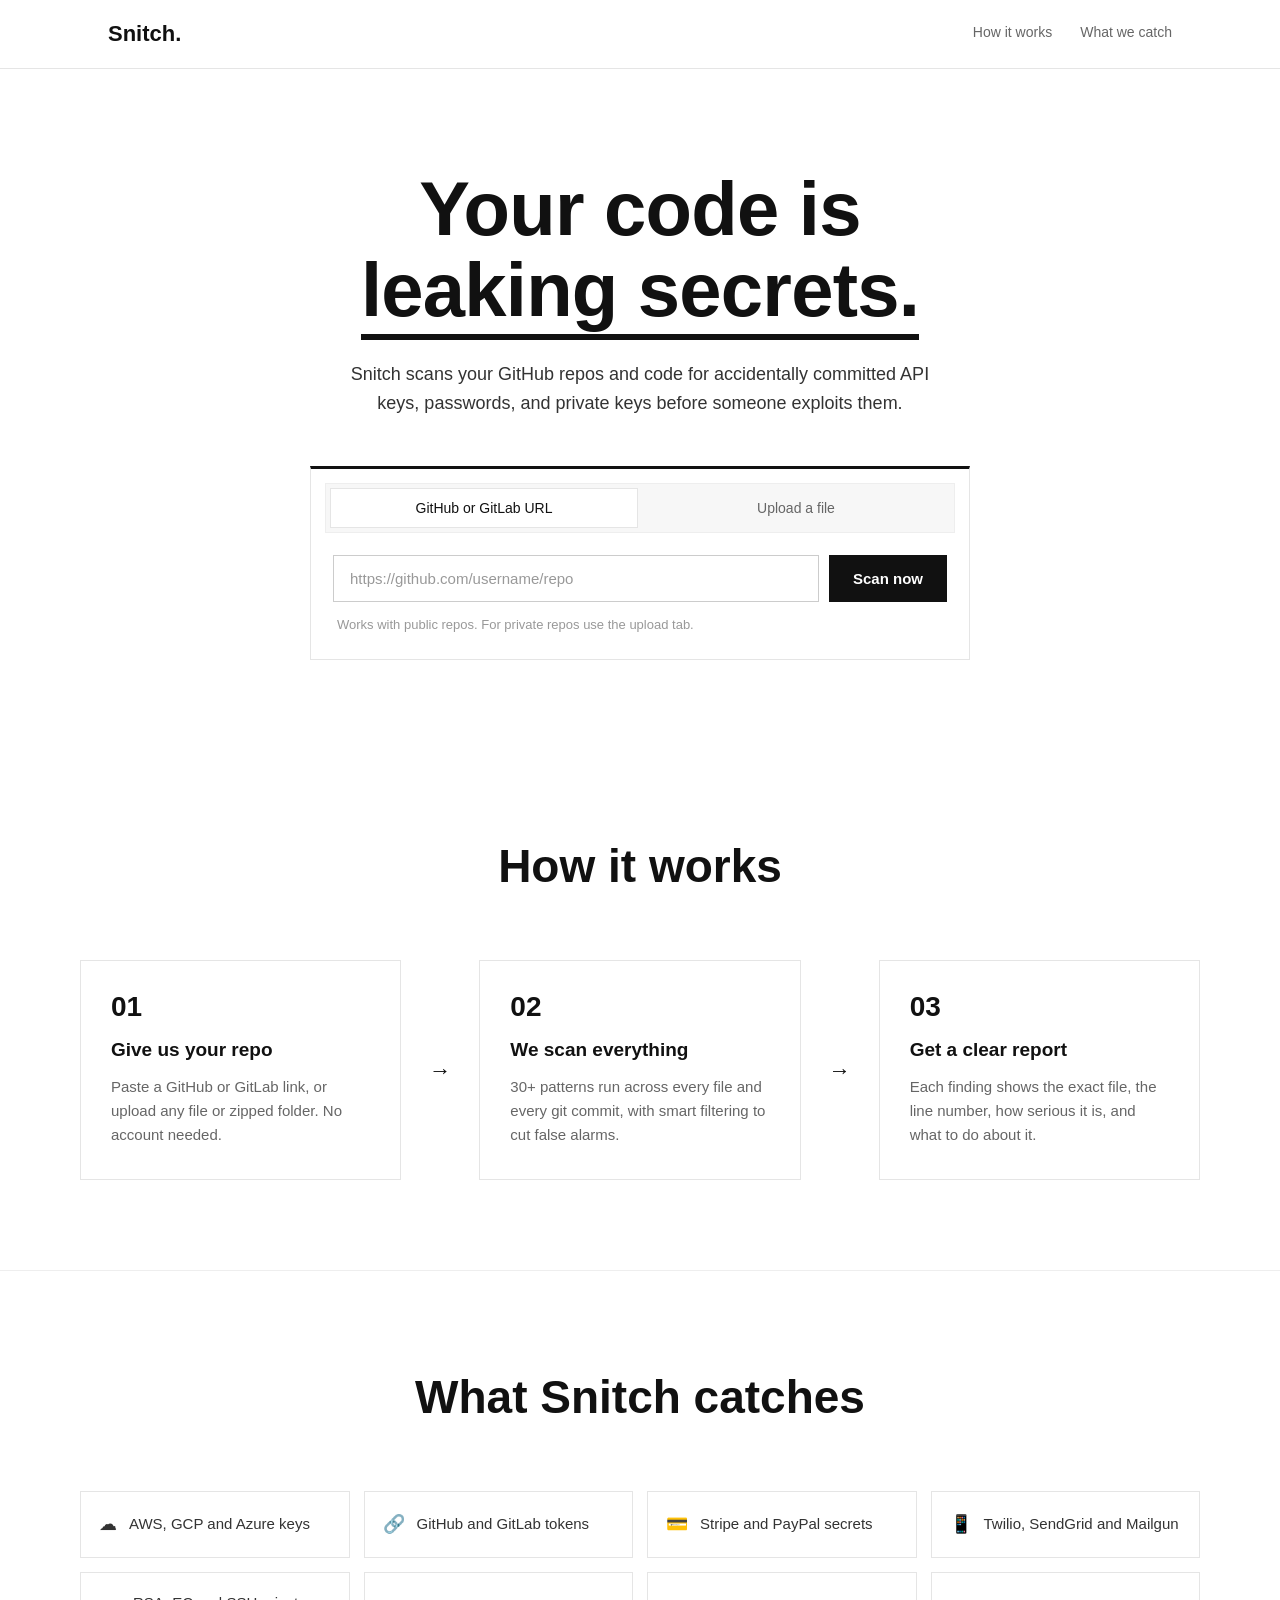
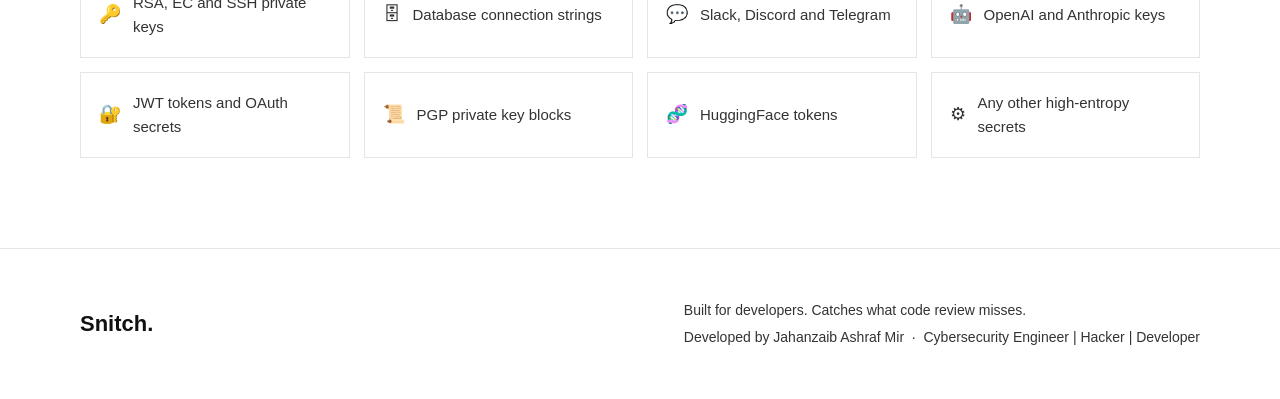
<file: templates/index.html>
<!DOCTYPE html>
<html lang="en">
<head>
  <meta charset="UTF-8"/>
  <meta name="viewport" content="width=device-width, initial-scale=1.0"/>
  <title>Snitch — Secret Leak Scanner</title>
  <meta name="description" content="Snitch scans repositories and code for accidentally committed API keys, passwords, tokens and private keys."/>
  <link rel="icon" href="data:image/svg+xml,<svg xmlns='http://www.w3.org/2000/svg' viewBox='0 0 100 100'><text y='.9em' font-size='90'>🔍</text></svg>"/>
  <link rel="stylesheet" href="/static/css/main.css"/>
</head>
<body>

<nav class="nav">
  <div class="nav-inner">
    <span class="logo">Snitch<span class="logo-dot">.</span></span>
    <div class="nav-links">
      <a href="#how">How it works</a>
      <a href="#coverage">What we catch</a>
    </div>
  </div>
</nav>

<section class="hero">
  <div class="hero-inner">
    <h1 class="hero-headline">Your code is<br/><span class="accent">leaking secrets.</span></h1>
    <p class="hero-sub">Snitch scans your GitHub repos and code for accidentally committed API keys, passwords, and private keys before someone exploits them.</p>

    <div class="scan-card">
      <div class="tab-row">
        <button class="tab active" id="tab-url" onclick="switchTab('url')">GitHub or GitLab URL</button>
        <button class="tab" id="tab-upload" onclick="switchTab('upload')">Upload a file</button>
      </div>

      <div id="panel-url" class="panel active">
        <div class="input-row">
          <input type="text" id="repo-url" class="text-input"
                 placeholder="https://github.com/username/repo"
                 autocomplete="off" spellcheck="false"/>
          <button class="btn-primary" onclick="startUrlScan()">Scan now</button>
        </div>
        <p class="input-hint">Works with public repos. For private repos use the upload tab.</p>
      </div>

      <div id="panel-upload" class="panel">
        <div class="drop-zone" id="drop-zone"
             onclick="document.getElementById('file-input').click()"
             ondragover="handleDragOver(event)"
             ondrop="handleDrop(event)"
             ondragleave="handleDragLeave(event)">
          <div class="drop-icon">
            <svg width="26" height="26" viewBox="0 0 24 24" fill="none" stroke="currentColor" stroke-width="1.5">
              <path d="M21 15v4a2 2 0 01-2 2H5a2 2 0 01-2-2v-4"/>
              <polyline points="17 8 12 3 7 8"/>
              <line x1="12" y1="3" x2="12" y2="15"/>
            </svg>
          </div>
          <p class="drop-text">Drop any file here or click to browse</p>
          <p class="drop-hint">ZIP, .py, .js, .env, .txt and more — Max 50 MB</p>
        </div>
        <input type="file" id="file-input" style="display:none" onchange="handleFileSelect(event)"/>
        <div id="file-selected" class="file-selected hidden"></div>
        <button class="btn-primary btn-full" id="upload-btn" onclick="startUploadScan()" disabled>Scan this file</button>
      </div>

      <div id="scan-error" class="scan-error hidden"></div>
    </div>

    <div id="recent-scans" class="recent-scans hidden">
      <div class="recent-label">Recent scans</div>
      <div class="recent-list" id="recent-list"></div>
      <button class="recent-clear" onclick="clearRecentScans()">Clear history</button>
    </div>
  </div>
</section>

<section class="section" id="how">
  <div class="section-inner">
    <h2 class="section-title">How it works</h2>
    <div class="steps">
      <div class="step">
        <div class="step-num">01</div>
        <h3>Give us your repo</h3>
        <p>Paste a GitHub or GitLab link, or upload any file or zipped folder. No account needed.</p>
      </div>
      <div class="step-arrow">→</div>
      <div class="step">
        <div class="step-num">02</div>
        <h3>We scan everything</h3>
        <p>30+ patterns run across every file and every git commit, with smart filtering to cut false alarms.</p>
      </div>
      <div class="step-arrow">→</div>
      <div class="step">
        <div class="step-num">03</div>
        <h3>Get a clear report</h3>
        <p>Each finding shows the exact file, the line number, how serious it is, and what to do about it.</p>
      </div>
    </div>
  </div>
</section>

<section class="section section-alt" id="coverage">
  <div class="section-inner">
    <h2 class="section-title">What Snitch catches</h2>
    <div class="coverage-grid">
      <div class="coverage-item"><span class="cov-icon">☁</span>AWS, GCP and Azure keys</div>
      <div class="coverage-item"><span class="cov-icon">🔗</span>GitHub and GitLab tokens</div>
      <div class="coverage-item"><span class="cov-icon">💳</span>Stripe and PayPal secrets</div>
      <div class="coverage-item"><span class="cov-icon">📱</span>Twilio, SendGrid and Mailgun</div>
      <div class="coverage-item"><span class="cov-icon">🔑</span>RSA, EC and SSH private keys</div>
      <div class="coverage-item"><span class="cov-icon">🗄</span>Database connection strings</div>
      <div class="coverage-item"><span class="cov-icon">💬</span>Slack, Discord and Telegram</div>
      <div class="coverage-item"><span class="cov-icon">🤖</span>OpenAI and Anthropic keys</div>
      <div class="coverage-item"><span class="cov-icon">🔐</span>JWT tokens and OAuth secrets</div>
      <div class="coverage-item"><span class="cov-icon">📜</span>PGP private key blocks</div>
      <div class="coverage-item"><span class="cov-icon">🧬</span>HuggingFace tokens</div>
      <div class="coverage-item"><span class="cov-icon">⚙</span>Any other high-entropy secrets</div>
    </div>
  </div>
</section>

<footer class="footer">
  <div class="footer-inner">
    <span class="logo">Snitch<span class="logo-dot">.</span></span>
    <div class="footer-credit">
      <p>Built for developers. Catches what code review misses.</p>
      <p class="footer-author">Developed by Jahanzaib Ashraf Mir &nbsp;·&nbsp; Cybersecurity Engineer | Hacker | Developer</p>
    </div>
  </div>
</footer>

<div id="scan-overlay" class="overlay hidden">
  <div class="overlay-card">
    <div class="overlay-logo">Snitch<span class="logo-dot">.</span></div>
    <div class="spinner"></div>
    <div class="overlay-stage" id="overlay-stage">Starting scan...</div>
    <div class="overlay-msg hidden" id="overlay-msg"></div>
    <div class="progress-track"><div class="progress-fill" id="progress-fill" style="width:0%"></div></div>
    <div class="overlay-pct" id="overlay-pct">0%</div>
  </div>
</div>

<script src="/static/js/main.js"></script>
</body>
</html>
</file>
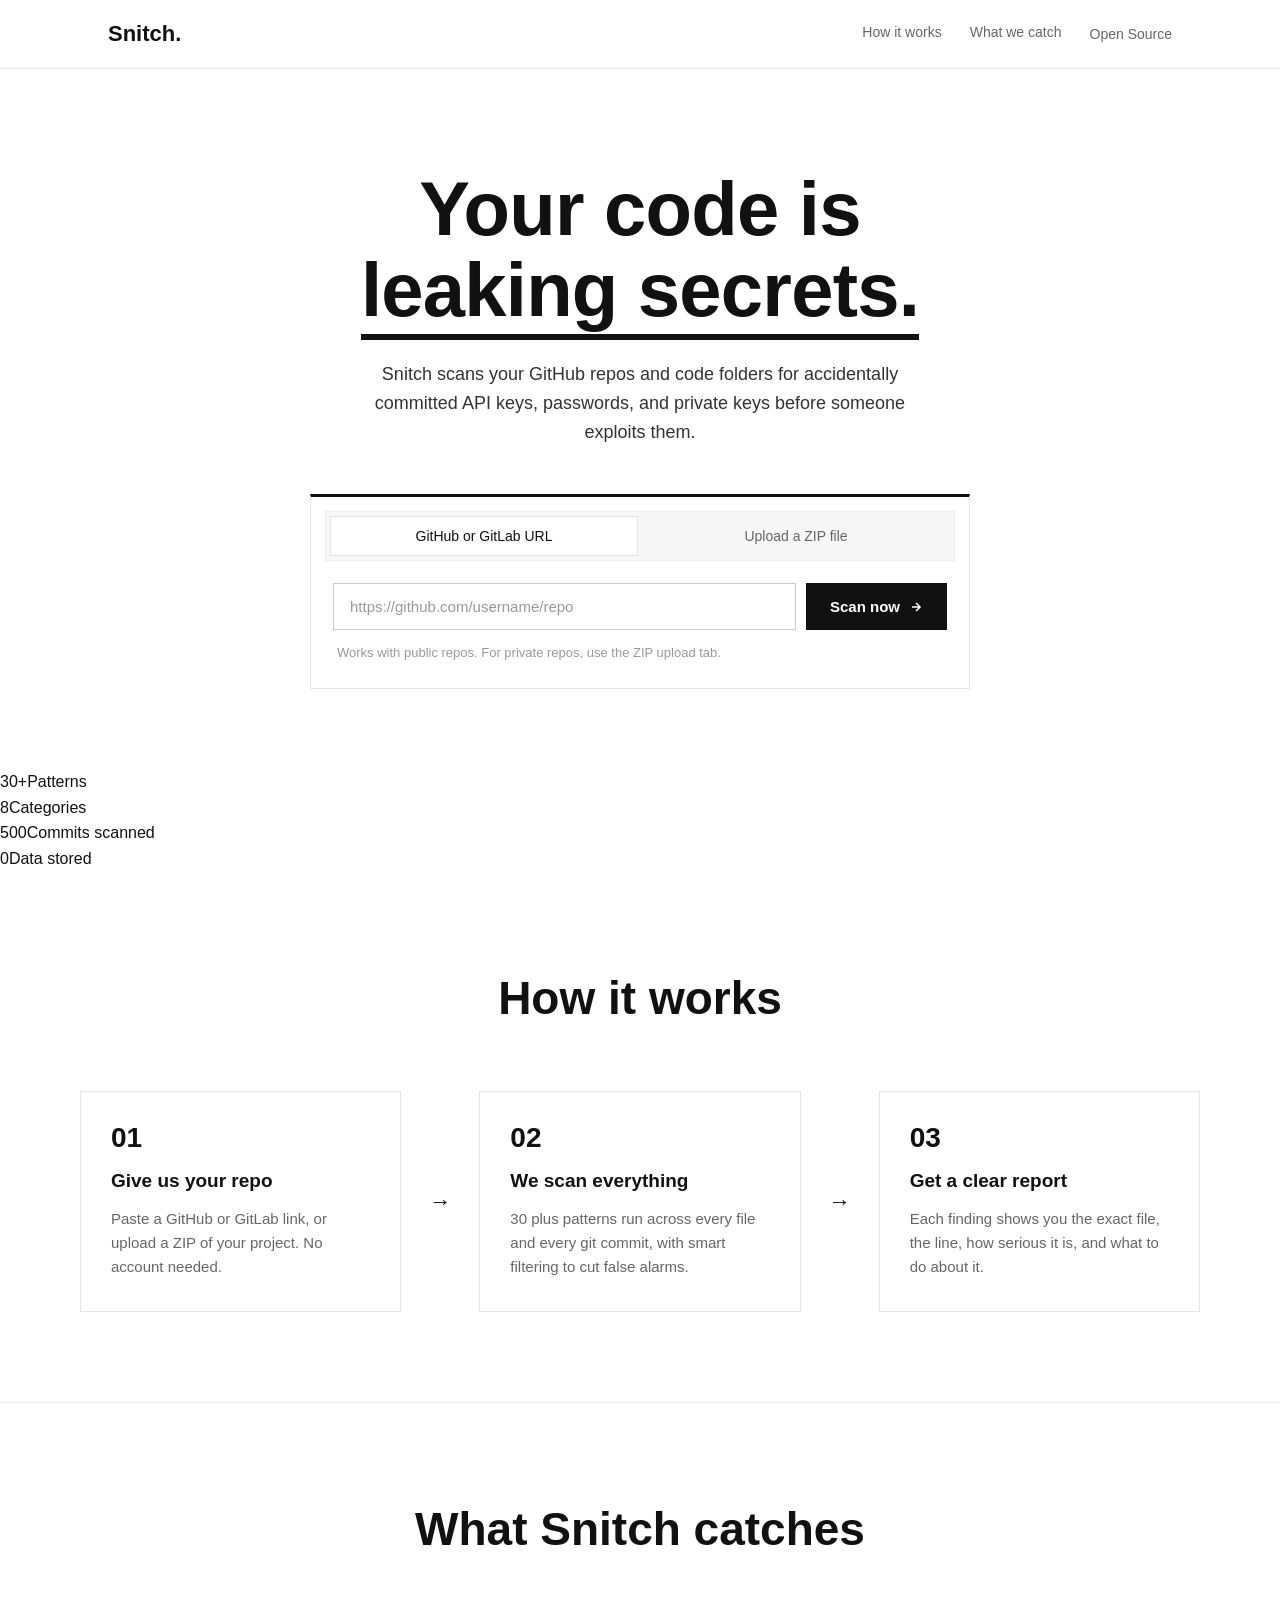
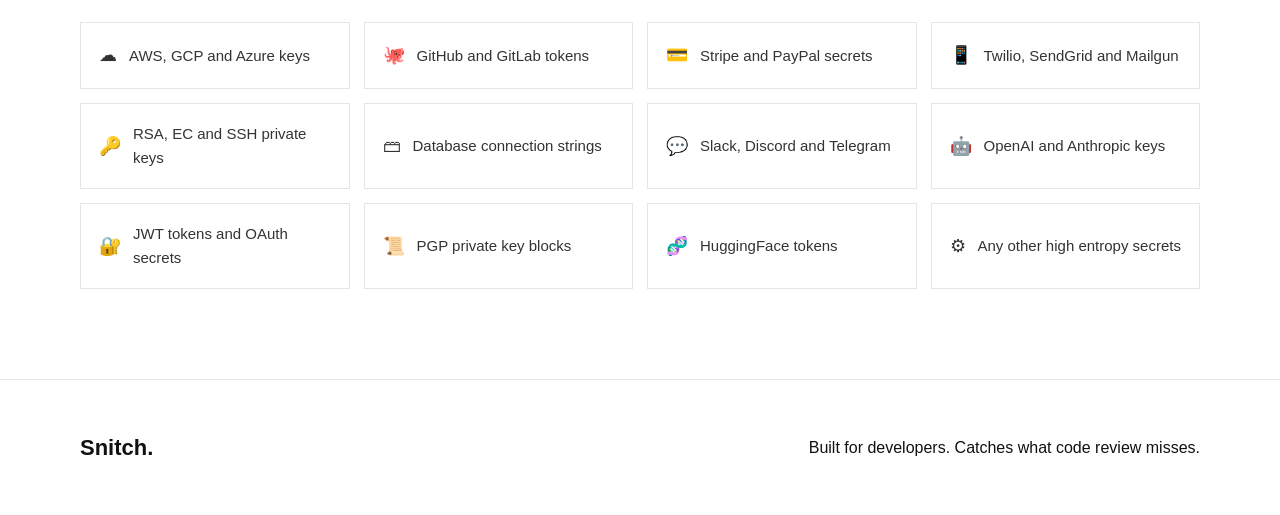
<file: static/css/index.html>
<!DOCTYPE html>
<html lang="en">
<head>
  <meta charset="UTF-8"/>
  <meta name="viewport" content="width=device-width,initial-scale=1.0"/>
  <title>Snitch Secret Leak Scanner</title>
  <link rel="icon" href="data:image/svg+xml,<svg xmlns='http://www.w3.org/2000/svg' viewBox='0 0 100 100'><text y='.9em' font-size='90'>🔍</text></svg>"/>
  <link rel="preconnect" href="https://fonts.googleapis.com"/>
  <link href="https://fonts.googleapis.com/css2?family=Space+Grotesk:wght@400;500;600;700&family=JetBrains+Mono:wght@400;500&display=swap" rel="stylesheet"/>
  <link rel="stylesheet" href="/static/css/main.css"/>
</head>
<body>

<nav class="nav">
  <div class="nav-inner">
    <span class="logo">Snitch<span class="logo-dot">.</span></span>
    <div class="nav-links">
      <a href="#how">How it works</a>
      <a href="#coverage">What we catch</a>
      <span class="nav-badge">Open Source</span>
    </div>
  </div>
</nav>

<section class="hero">
  <div class="hero-inner">
    <div class="hero-eyebrow"><span class="eyebrow-dot"></span></div>
    <h1 class="hero-headline">Your code is<br/><span class="accent">leaking secrets.</span></h1>
    <p class="hero-sub">Snitch scans your GitHub repos and code folders for accidentally committed API keys, passwords, and private keys  before someone exploits them.</p>

    <div class="scan-card">
      <div class="tab-row">
        <button class="tab active" id="tab-url" onclick="switchTab('url')">GitHub or GitLab URL</button>
        <button class="tab" id="tab-upload" onclick="switchTab('upload')">Upload a ZIP file</button>
      </div>

      <div id="panel-url" class="panel active">
        <div class="input-row">
          <input type="text" id="repo-url" class="text-input" placeholder="https://github.com/username/repo" autocomplete="off" spellcheck="false"/>
          <button class="btn-primary" onclick="startUrlScan()">
            Scan now
            <svg width="14" height="14" viewBox="0 0 24 24" fill="none" stroke="currentColor" stroke-width="2.5"><path d="M5 12h14M12 5l7 7-7 7"/></svg>
          </button>
        </div>
        <p class="input-hint">Works with public repos. For private repos, use the ZIP upload tab.</p>
      </div>

      <div id="panel-upload" class="panel">
        <div class="drop-zone" id="drop-zone"
             onclick="document.getElementById('file-input').click()"
             ondragover="handleDragOver(event)" ondrop="handleDrop(event)" ondragleave="handleDragLeave(event)">
          <div class="drop-icon">
            <svg width="26" height="26" viewBox="0 0 24 24" fill="none" stroke="currentColor" stroke-width="1.5">
              <path d="M21 15v4a2 2 0 01-2 2H5a2 2 0 01-2-2v-4"/><polyline points="17 8 12 3 7 8"/><line x1="12" y1="3" x2="12" y2="15"/>
            </svg>
          </div>
          <p class="drop-text">Drop your <code>.zip</code> file here, or click to pick one</p>
          <p class="drop-hint">Max 50 MB</p>
        </div>
        <input type="file" id="file-input" accept=".zip" style="display:none" onchange="handleFileSelect(event)"/>
        <div id="file-selected" class="file-selected hidden"></div>
        <button class="btn-primary btn-full" id="upload-btn" onclick="startUploadScan()" disabled>
          Scan this archive
          <svg width="14" height="14" viewBox="0 0 24 24" fill="none" stroke="currentColor" stroke-width="2.5"><path d="M5 12h14M12 5l7 7-7 7"/></svg>
        </button>
      </div>

      <div id="scan-error" class="scan-error hidden"></div>
    </div>
  </div>
</section>

<div class="stats-band">
  <div class="stats-band-inner">
    <div class="band-stat"><span class="band-num"><span>30</span>+</span><span class="band-label">Patterns</span></div>
    <div class="band-stat"><span class="band-num"><span>8</span></span><span class="band-label">Categories</span></div>
    <div class="band-stat"><span class="band-num"><span>500</span></span><span class="band-label">Commits scanned</span></div>
    <div class="band-stat"><span class="band-num"><span>0</span></span><span class="band-label">Data stored</span></div>
  </div>
</div>

<section class="section" id="how">
  <div class="section-inner">
    <h2 class="section-title">How it works</h2>
    <div class="steps">
      <div class="step">
        <div class="step-num">01</div>
        <h3>Give us your repo</h3>
        <p>Paste a GitHub or GitLab link, or upload a ZIP of your project. No account needed.</p>
      </div>
      <div class="step-arrow">→</div>
      <div class="step">
        <div class="step-num">02</div>
        <h3>We scan everything</h3>
        <p>30 plus patterns run across every file and every git commit, with smart filtering to cut false alarms.</p>
      </div>
      <div class="step-arrow">→</div>
      <div class="step">
        <div class="step-num">03</div>
        <h3>Get a clear report</h3>
        <p>Each finding shows you the exact file, the line, how serious it is, and what to do about it.</p>
      </div>
    </div>
  </div>
</section>

<section class="section section-alt" id="coverage">
  <div class="section-inner">
    <h2 class="section-title">What Snitch catches</h2>
    <div class="coverage-grid">
      <div class="coverage-item"><span class="cov-icon">☁</span>AWS, GCP and Azure keys</div>
      <div class="coverage-item"><span class="cov-icon">🐙</span>GitHub and GitLab tokens</div>
      <div class="coverage-item"><span class="cov-icon">💳</span>Stripe and PayPal secrets</div>
      <div class="coverage-item"><span class="cov-icon">📱</span>Twilio, SendGrid and Mailgun</div>
      <div class="coverage-item"><span class="cov-icon">🔑</span>RSA, EC and SSH private keys</div>
      <div class="coverage-item"><span class="cov-icon">🗃</span>Database connection strings</div>
      <div class="coverage-item"><span class="cov-icon">💬</span>Slack, Discord and Telegram</div>
      <div class="coverage-item"><span class="cov-icon">🤖</span>OpenAI and Anthropic keys</div>
      <div class="coverage-item"><span class="cov-icon">🔐</span>JWT tokens and OAuth secrets</div>
      <div class="coverage-item"><span class="cov-icon">📜</span>PGP private key blocks</div>
      <div class="coverage-item"><span class="cov-icon">🧬</span>HuggingFace tokens</div>
      <div class="coverage-item"><span class="cov-icon">⚙</span>Any other high entropy secrets</div>
    </div>
  </div>
</section>

<footer class="footer">
  <div class="footer-inner">
    <span class="logo">Snitch<span class="logo-dot">.</span></span>
    <p>Built for developers. Catches what code review misses.</p>
  </div>
</footer>

<div id="scan-overlay" class="overlay hidden">
  <div class="overlay-card">
    <div class="overlay-logo">Snitch<span class="logo-dot">.</span></div>
    <div class="spinner"></div>
    <div class="overlay-stage" id="overlay-stage">Starting scan...</div>
    <div class="progress-track"><div class="progress-fill" id="progress-fill" style="width:0%"></div></div>
    <div class="overlay-pct" id="overlay-pct">0%</div>
  </div>
</div>

<script src="/static/js/main.js"></script>
</body>
</html>
</file>
<file: static/css/main.css>
:root {
  --bg:        #FFFFFF;
  --inset:     #F7F7F7;

  --ink:      #111111;
  --ink-soft: #333333;
  --muted:    #666666;
  --faint:    #999999;

  --hairline:      #E5E5E5;
  --hairline-soft: #EEEEEE;

  --font: Arial, 'Segoe UI', 'Helvetica Neue', Helvetica, sans-serif;
  --mono: Consolas, 'Courier New', monospace;

  --maxw: 1120px;
}

* { margin: 0; padding: 0; box-sizing: border-box; }

body {
  background: var(--bg);
  color: var(--ink);
  font-family: var(--font);
  font-size: 16px;
  line-height: 1.6;
  min-height: 100vh;
  -webkit-font-smoothing: antialiased;
}

::selection { background: #EFEFEF; color: var(--ink); }

::-webkit-scrollbar { width: 10px; height: 10px; }
::-webkit-scrollbar-thumb { background: #D9D9D9; border: 3px solid var(--bg); }
::-webkit-scrollbar-track { background: transparent; }

a { color: inherit; text-decoration: none; }
button { font-family: inherit; cursor: pointer; border: none; background: none; color: inherit; }
input { font-family: inherit; }

.hidden { display: none !important; }

:focus-visible { outline: 2px solid var(--ink); outline-offset: 2px; }
.text-input:focus-visible, .filter-search:focus-visible { outline: none; }

/* Nav  */

.nav { position: sticky; top: 0; z-index: 50; background: #FFFFFF; border-bottom: 1px solid var(--hairline); }
.nav-inner {
  max-width: var(--maxw); margin: 0 auto; padding: 0 28px;
  height: 68px; display: flex; align-items: center; justify-content: space-between;
}
.logo { font-weight: 700; font-size: 22px; color: var(--ink); }
.logo-dot { color: var(--ink); }
.nav-links { display: flex; align-items: center; gap: 28px; font-size: 14px; color: var(--muted); }
.nav-links a { border-bottom: 1px solid transparent; padding-bottom: 2px; }
.nav-links a:hover { color: var(--ink); border-bottom-color: var(--ink); }

/*  Hero  */

.hero { padding: 100px 28px 80px; }
.hero-inner { max-width: 760px; margin: 0 auto; text-align: center; }
.hero-headline { font-size: clamp(44px, 7vw, 76px); font-weight: 700; line-height: 1.06; letter-spacing: -.01em; color: var(--ink); }
.accent { color: var(--ink); border-bottom: 6px solid var(--ink); padding-bottom: 2px; }
.hero-sub { margin: 30px auto 0; max-width: 580px; color: var(--ink-soft); font-size: 18px; }

/*  Scan card  */

.scan-card {
  margin: 48px auto 0; max-width: 660px; text-align: left;
  background: #FFFFFF; border: 1px solid var(--hairline);
  border-top: 3px solid var(--ink); padding: 14px;
}
.tab-row {
  display: grid; grid-template-columns: 1fr 1fr; gap: 4px;
  background: var(--inset); border: 1px solid var(--hairline-soft);
  padding: 4px; margin-bottom: 16px;
}
.tab { padding: 11px 12px; font-size: 14px; font-weight: 500; color: var(--muted); }
.tab:hover { color: var(--ink); }
.tab.active { background: #FFFFFF; color: var(--ink); border: 1px solid var(--hairline); }
.panel { display: none; padding: 6px 8px 10px; }
.panel.active { display: block; }

.input-row { display: flex; gap: 10px; }
.text-input {
  flex: 1; min-width: 0; background: #FFFFFF;
  border: 1px solid #CCCCCC; padding: 14px 16px;
  color: var(--ink); font-size: 15px; outline: none;
}
.text-input::placeholder { color: var(--faint); }
.text-input:focus { border-color: var(--ink); }

.btn-primary {
  display: inline-flex; align-items: center; gap: 9px;
  background: var(--ink); color: #FFFFFF;
  font-weight: 700; font-size: 15px;
  padding: 14px 24px; white-space: nowrap;
}
.btn-primary:hover { background: #333333; }
.btn-primary:disabled { opacity: .35; cursor: not-allowed; }
.btn-full { width: 100%; margin-top: 12px; justify-content: center; }

.input-hint { margin: 13px 4px 0; font-size: 13px; color: var(--faint); }

.drop-zone {
  border: 1.5px dashed #BBBBBB; padding: 40px 20px;
  text-align: center; cursor: pointer; background: #FFFFFF;
}
.drop-zone:hover, .drop-zone.drag { border-color: var(--ink); background: var(--inset); }
.drop-icon { color: var(--ink); margin-bottom: 12px; }
.drop-text { font-size: 15px; font-weight: 500; color: var(--ink); }
.drop-hint { font-size: 13px; color: var(--faint); margin-top: 4px; }

.file-selected {
  margin-top: 14px; display: flex; align-items: center; gap: 12px;
  background: #FFFFFF; border: 1px solid var(--hairline); padding: 12px 14px;
}
.file-selected > svg { color: var(--ink); flex-shrink: 0; }
.fs-info { min-width: 0; flex: 1; }
.fs-name { font-family: var(--mono); font-size: 13px; color: var(--ink); white-space: nowrap; overflow: hidden; text-overflow: ellipsis; }
.fs-size { font-size: 11.5px; color: var(--faint); }
.fs-remove { margin-left: auto; color: var(--faint); font-size: 14px; padding: 4px 8px; }
.fs-remove:hover { color: var(--ink); background: var(--inset); }

.scan-error {
  margin-top: 14px; background: #FFFFFF;
  border: 2px solid var(--ink); color: var(--ink);
  padding: 12px 14px; font-size: 14px;
}

/* Recent scans  */

.recent-scans { margin-top: 34px; }
.recent-label {
  font-size: 11px; font-weight: 700; letter-spacing: .14em;
  text-transform: uppercase; color: var(--faint); margin-bottom: 12px;
}
.recent-list { display: flex; flex-wrap: wrap; gap: 8px; justify-content: center; }
.recent-chip {
  display: inline-flex; align-items: center; gap: 10px;
  background: #FFFFFF; border: 1px solid #DDDDDD;
  padding: 8px 14px; font-size: 13px; text-align: left;
}
.recent-chip:hover { border-color: var(--ink); }
.rc-label {
  max-width: 220px; white-space: nowrap; overflow: hidden;
  text-overflow: ellipsis; color: var(--ink);
}
.rc-date { font-size: 11px; color: var(--faint); white-space: nowrap; }
.recent-clear {
  margin-top: 12px; font-size: 12px; color: var(--faint);
  text-decoration: underline;
}
.recent-clear:hover { color: var(--ink); }

/*  Sections  */

.section { padding: 90px 28px; }
.section-alt { background: #FFFFFF; border-top: 1px solid var(--hairline-soft); }
.section-inner { max-width: var(--maxw); margin: 0 auto; }
.section-title {
  font-size: clamp(32px, 4.5vw, 46px); font-weight: 700;
  text-align: center; margin-bottom: 56px; color: var(--ink);
}
.steps { display: grid; grid-template-columns: 1fr auto 1fr auto 1fr; gap: 28px; align-items: stretch; }
.step { background: #FFFFFF; border: 1px solid var(--hairline); padding: 32px 30px; }
.step-num { font-size: 28px; font-weight: 700; color: var(--ink); margin-bottom: 14px; line-height: 1; }
.step h3 { font-size: 19px; margin-bottom: 10px; font-weight: 700; }
.step p { color: var(--muted); font-size: 15px; }
.step-arrow { align-self: center; color: var(--ink); font-size: 22px; }

/*  Coverage grid  */

.coverage-grid { display: grid; grid-template-columns: repeat(4, 1fr); gap: 14px; }
.coverage-item {
  display: flex; align-items: center; gap: 12px;
  border: 1px solid var(--hairline); background: #FFFFFF;
  padding: 18px; font-size: 15px; color: var(--ink-soft);
}
.cov-icon { font-size: 18px; }

/*  Footer  */

.footer { border-top: 1px solid var(--hairline); background: #FFFFFF; padding: 50px 28px; }
.footer-inner {
  max-width: var(--maxw); margin: 0 auto;
  display: flex; align-items: center; justify-content: space-between; gap: 24px; flex-wrap: wrap;
}
.footer .logo { color: var(--ink); }
.footer-credit p { font-size: 14px; color: var(--ink-soft); }
.footer-author { font-size: 13px; color: var(--faint); margin-top: 5px !important; }

/*  Scan overlay  */

.overlay {
  position: fixed; inset: 0; z-index: 100;
  background: rgba(255, 255, 255, .95);
  display: flex; align-items: center; justify-content: center; padding: 24px;
}
.overlay-card {
  width: 100%; max-width: 430px; text-align: center;
  background: #FFFFFF; border: 1px solid var(--hairline);
  border-top: 3px solid var(--ink); padding: 40px 34px;
}
.overlay-logo { font-weight: 700; font-size: 21px; margin-bottom: 30px; }
.spinner {
  width: 32px; height: 32px; margin: 0 auto 24px; border-radius: 50%;
  border: 3px solid var(--hairline); border-top-color: var(--ink);
  animation: spin .9s linear infinite;
}
@keyframes spin { to { transform: rotate(360deg); } }
.overlay-stage { font-size: 16px; font-weight: 500; min-height: 24px; }
.overlay-msg {
  font-size: 12.5px; color: var(--faint); margin-top: 7px; min-height: 18px;
  font-family: var(--mono); overflow: hidden; text-overflow: ellipsis; white-space: nowrap;
}
.progress-track { height: 5px; background: var(--hairline-soft); margin-top: 24px; overflow: hidden; }
.progress-track.slim { max-width: 300px; margin: 18px auto 0; }
.progress-fill { height: 100%; width: 0%; background: var(--ink); transition: width .4s ease; }
.overlay-pct { margin-top: 11px; font-family: var(--mono); font-size: 13px; color: var(--muted); }

/*  Responsive  */

@media (max-width: 960px) {
  .coverage-grid { grid-template-columns: repeat(2, 1fr); }
}
@media (max-width: 860px) {
  .steps { grid-template-columns: 1fr; }
  .step-arrow { display: none; }
  .nav-links { display: none; }
  .input-row { flex-direction: column; }
  .hero { padding: 64px 20px 56px; }
  .section { padding: 64px 20px; }
}
</file>
